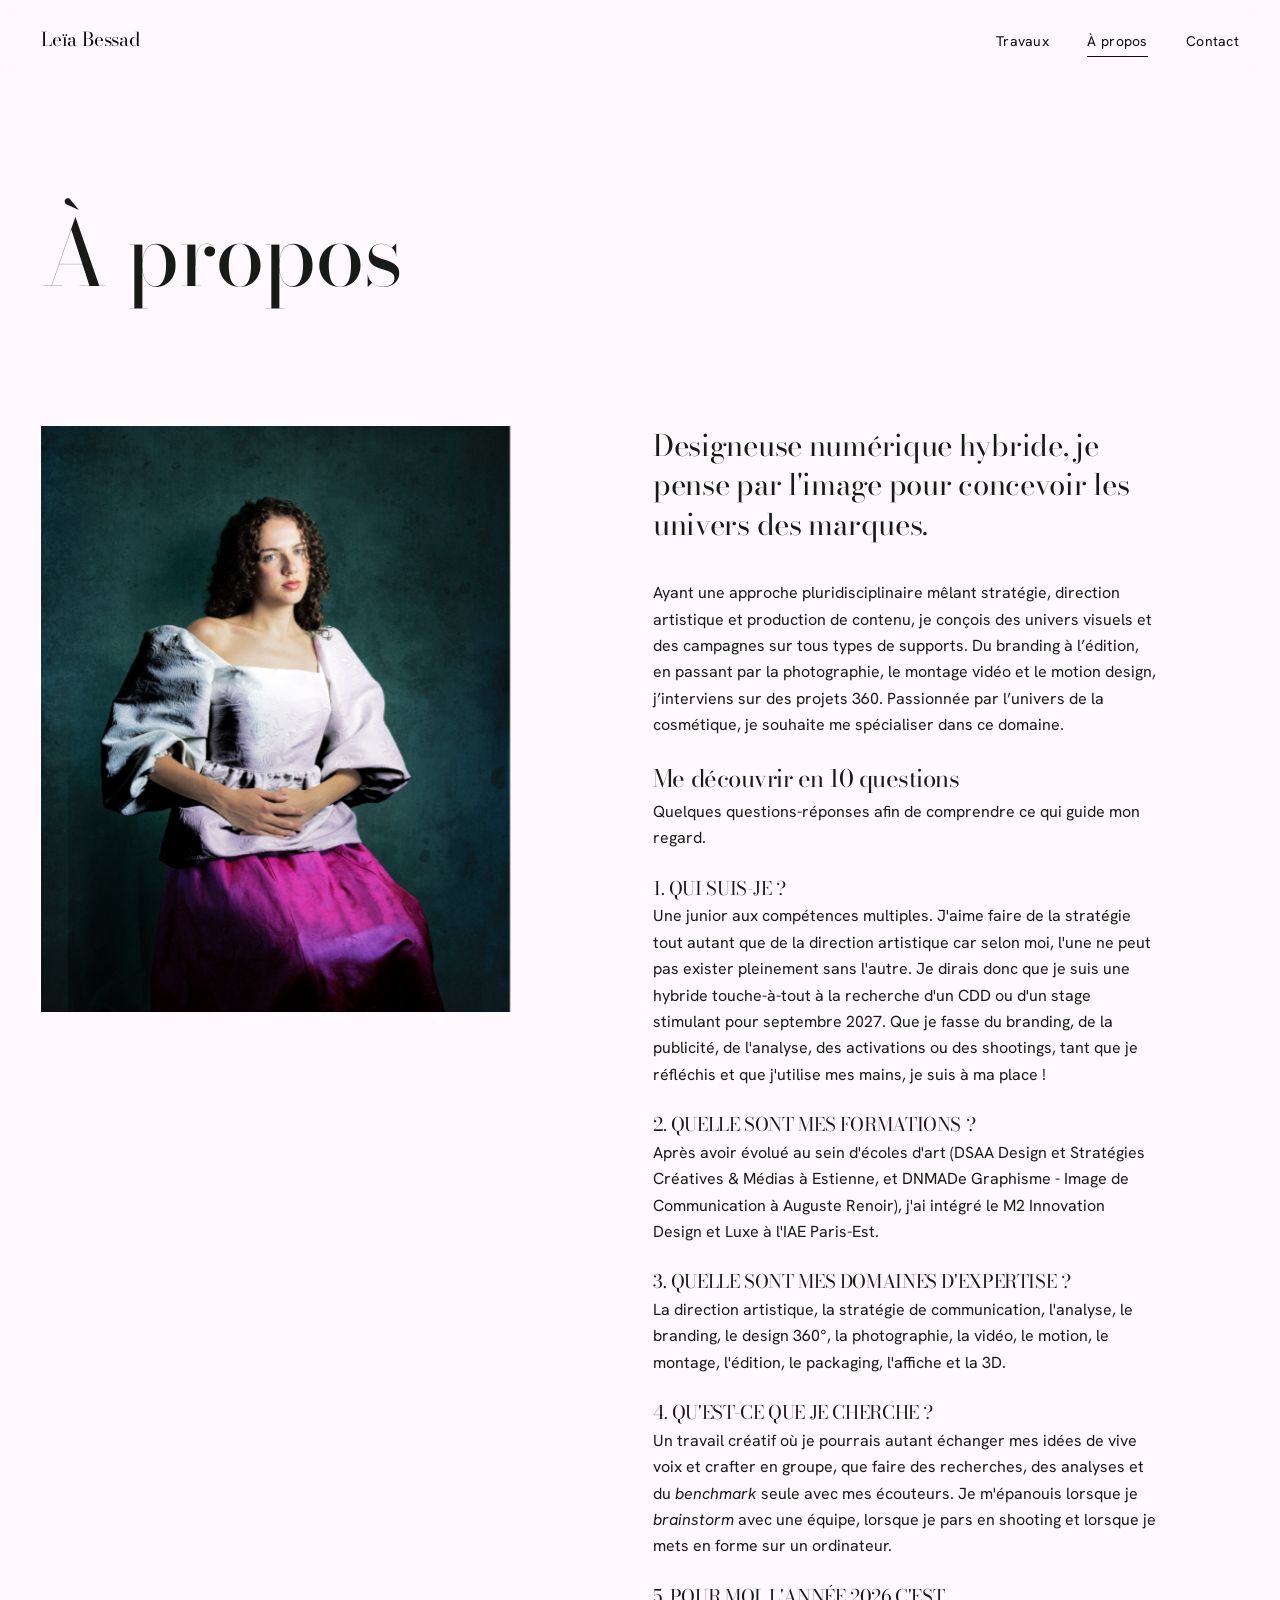
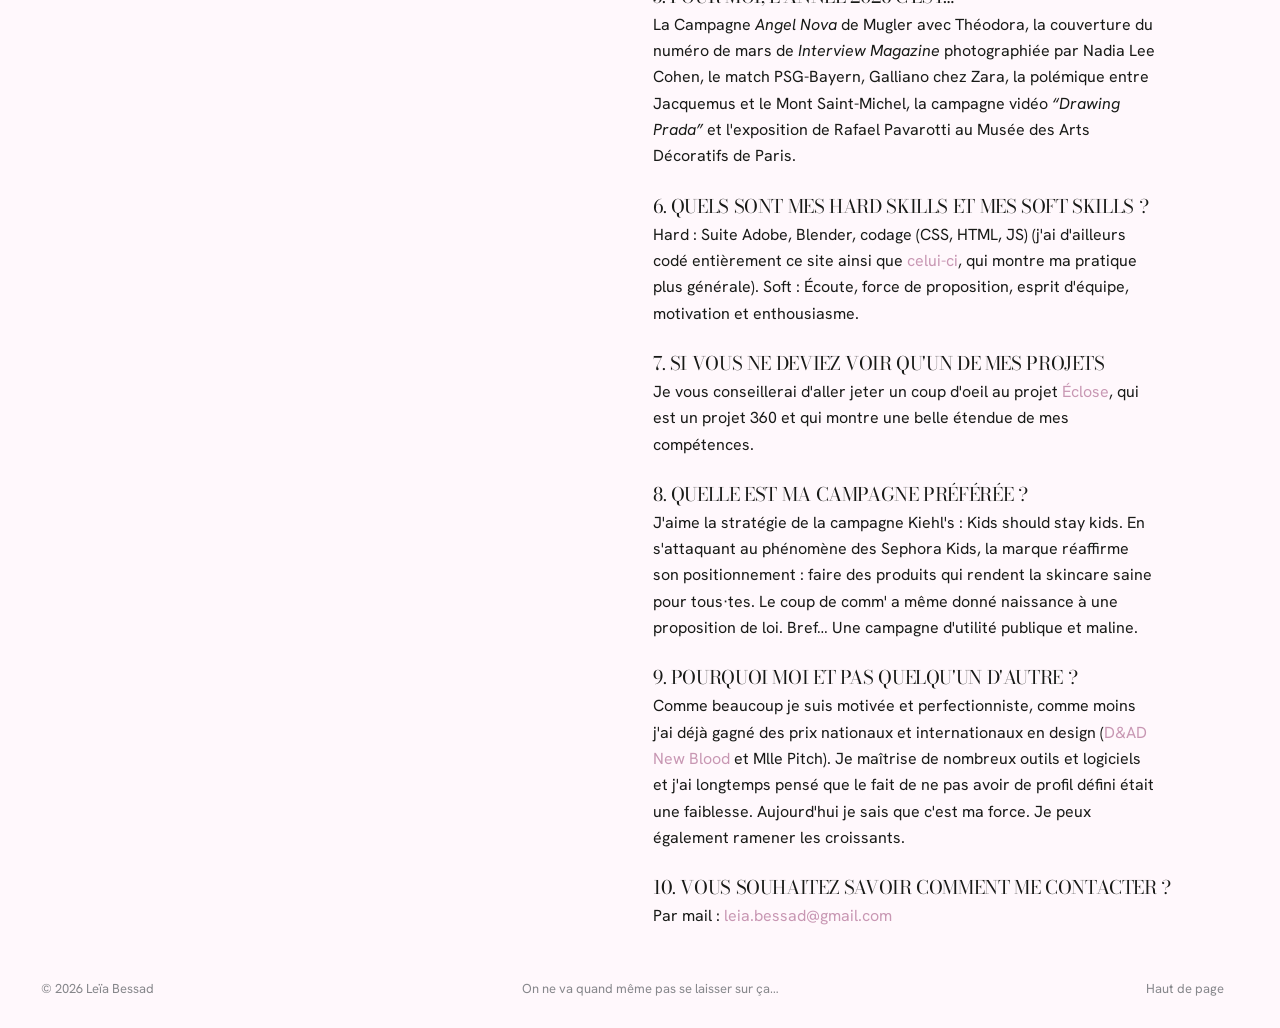
<file: a-propos.html>
<!doctype html><html lang="fr"><head><meta charset="utf-8"><meta name="viewport" content="width=device-width,initial-scale=1">
    <link rel="preconnect" href="https://fonts.googleapis.com"><link rel="preconnect" href="https://fonts.gstatic.com" crossorigin>
<link href="https://fonts.googleapis.com/css2?family=Bodoni+Moda:ital,opsz,wght@0,6..96,400;1,6..96,400&family=Hanken+Grotesk:wght@300;400;500&display=swap" rel="stylesheet"><link rel="stylesheet" href="css/style.css">
<title>À propos de moi</title></head>
<body data-page="about" id="top"><main>
<section class="wrap head"><h1><span class="line"><span>À propos</span></span></h1></section>
<section class="wrap split">
<div class="portrait"><img src="photos/photoapropos.png" alt="Portrait" onerror="this.remove()"></div></div>
<div class="txt reveal-t">
<p>Designeuse numérique hybride, je pense par l'image pour concevoir les univers des marques.</p>
<p>Ayant une approche pluridisciplinaire mêlant stratégie, direction artistique et production de contenu, je conçois des univers visuels et des campagnes sur tous types de supports.
    Du branding à l’édition, en passant par la photographie, le montage vidéo et le motion design, j’interviens sur des projets 360.
    Passionnée par l’univers de la cosmétique, je souhaite me spécialiser dans ce domaine.</p>

    <section data-mode="liste">
        <div class="faq-head reveal-t"><h2>Me découvrir en 10 questions</h2><p>Quelques questions-réponses afin de comprendre ce qui guide mon regard.</p></div>
        <div class="qa reveal-t">
        <h3 class="q">1. QUI SUIS-JE ?</h3>
        <p class="reponse">Une junior aux compétences multiples.
            J'aime faire de la stratégie tout autant que de la direction artistique car selon moi, l'une ne peut pas exister pleinement sans l'autre. Je dirais donc que je suis une hybride 
            touche-à-tout à la recherche d'un CDD ou d'un stage stimulant pour septembre 2027.
            Que je fasse du branding, de la publicité, de l'analyse, des activations ou des shootings, tant que je réfléchis et que j'utilise mes mains, je suis à ma place !</p>
        </div>

        <div class="qa reveal-t">
        <h3 class="q">2. QUELLE SONT MES FORMATIONS ?</h3>
        <p class="reponse">Après avoir évolué au sein d'écoles d'art (DSAA Design et Stratégies Créatives & Médias à Estienne, et DNMADe Graphisme -
            Image de Communication à Auguste Renoir), j'ai intégré le M2 Innovation Design et Luxe à l'IAE Paris-Est.</p>
        </div>

        <div class="qa reveal-t">
            <h3 class="q">3. QUELLE SONT MES DOMAINES D'EXPERTISE ?</h3>
            <p class="reponse">La direction artistique, la stratégie de communication, l'analyse, le branding, le design 360°, 
                la photographie, la vidéo, le motion, le montage, l'édition, le packaging, l'affiche et la 3D.</p>
            </div>



        <div class="qa reveal-t">
            <h3 class="q">4. QU'EST-CE QUE JE CHERCHE ?</h3>
            <p class="reponse">Un travail créatif où je pourrais autant échanger mes idées de vive voix et crafter en groupe, 
                que faire des recherches, des analyses et du <i>benchmark</i> seule avec mes écouteurs. Je m'épanouis lorsque je <i>brainstorm</i> avec une équipe, 
                lorsque je pars en shooting et lorsque je mets en forme sur un ordinateur.</p>
            </div>

         <div class="qa reveal-t">
             <h3 class="q">5. POUR MOI, L'ANNÉE 2026 C'EST…</h3>
             <p class="reponse">La Campagne <i>Angel Nova</i> de Mugler avec Théodora, la couverture du numéro 
                de mars de <i>Interview Magazine</i> photographiée par Nadia Lee Cohen, le match PSG-Bayern, Galliano chez Zara, la polémique entre 
                Jacquemus et le Mont Saint-Michel, la campagne vidéo <i>“Drawing Prada”</i> et l'exposition de Rafael Pavarotti au Musée des Arts Décoratifs de Paris.</p>
             </div>

        <div class="qa reveal-t">
            <h3 class="q">6. QUELS SONT MES HARD SKILLS ET MES SOFT SKILLS ?</h3>
            <p class="reponse">Hard : Suite Adobe, Blender, codage (CSS, HTML, JS) (j'ai d'ailleurs codé entièrement ce site ainsi que 
                 <a href="https://leiabessad.github.io/leiaportfolio.github.io/index.html" target="_blank">celui-ci</a>, qui montre ma pratique plus générale).
                 Soft : Écoute, force de proposition, esprit d'équipe, motivation et enthousiasme.</p>
            </div>

            <div class="qa reveal-t">
                <h3 class="q">7. SI VOUS NE DEVIEZ VOIR QU'UN DE MES PROJETS</h3>
                <p class="reponse">Je vous conseillerai d'aller jeter un coup d'oeil au projet
                     <a href="https://leiabessad.github.io/portfolio.github.io/projet-eclose.html" target="_blank">Éclose</a>, qui est un projet
                      360 et qui montre une belle étendue de mes compétences.</p>
                </div>

            <div class="qa reveal-t">
                 <h3 class="q">8. QUELLE EST MA CAMPAGNE PRÉFÉRÉE ?</h3>
                 <p class="reponse">J'aime la stratégie de la campagne Kiehl's : Kids should stay kids.
                    En s'attaquant au phénomène des Sephora Kids, la marque réaffirme son positionnement : faire des produits qui rendent la skincare saine pour tous·tes.
                    Le coup de comm' a même donné naissance à une proposition de loi. Bref… Une campagne d'utilité publique et maline.</p>
                 </div>

             <div class="qa reveal-t">
                <h3 class="q">9. POURQUOI MOI ET PAS QUELQU'UN D'AUTRE ?</h3>
                   <p class="reponse">Comme beaucoup je suis motivée et perfectionniste, comme moins j'ai déjà gagné des prix nationaux et internationaux en design
                     (<a href="https://www.dandad.org/work/new-blood-archive/aint-your-mayo" target="_blank">D&AD New Blood</a> et Mlle Pitch). Je maîtrise
                    de nombreux outils et logiciels et j'ai longtemps pensé que le fait de ne pas avoir de profil défini était une faiblesse. Aujourd'hui 
                    je sais que c'est ma force. Je peux également ramener les croissants.</p>
                </div>

        <div class="qa reveal-t">
                <h3 class="q">10. VOUS SOUHAITEZ SAVOIR COMMENT ME CONTACTER ?</h3>
                   <p class="reponse">Par mail : <a href="mailto:leia.bessad@gmail.com">leia.bessad@gmail.com</a></p>
                </div>

                


    

        

</div></section>

<!-- ===== ME DÉCOUVRIR EN 10 QUESTIONS =====
 - data-mode="liste"     : toutes les réponses sont visibles tout de suite
 - data-mode="accordeon" : on clique sur une question pour afficher sa réponse
   (change juste ce mot pour comparer les deux)
 - Pour chaque question : modifie le texte entre <h3 class="q"> et </h3>, puis la réponse entre <div class="a"> et </div>.
 - La numérotation 01, 02, 03... est automatique. Pour AJOUTER une question : copie un bloc <div class="qa reveal-t"> ... </div> entier.
   Pour en SUPPRIMER une : supprime le bloc entier.
 - En mode accordéon, ajoute la classe open pour qu'une question soit ouverte dès l'arrivée : <div class="qa reveal-t open"> -->


</section>
</main>
<script src="js/main.js"></script></body></html>
</file>
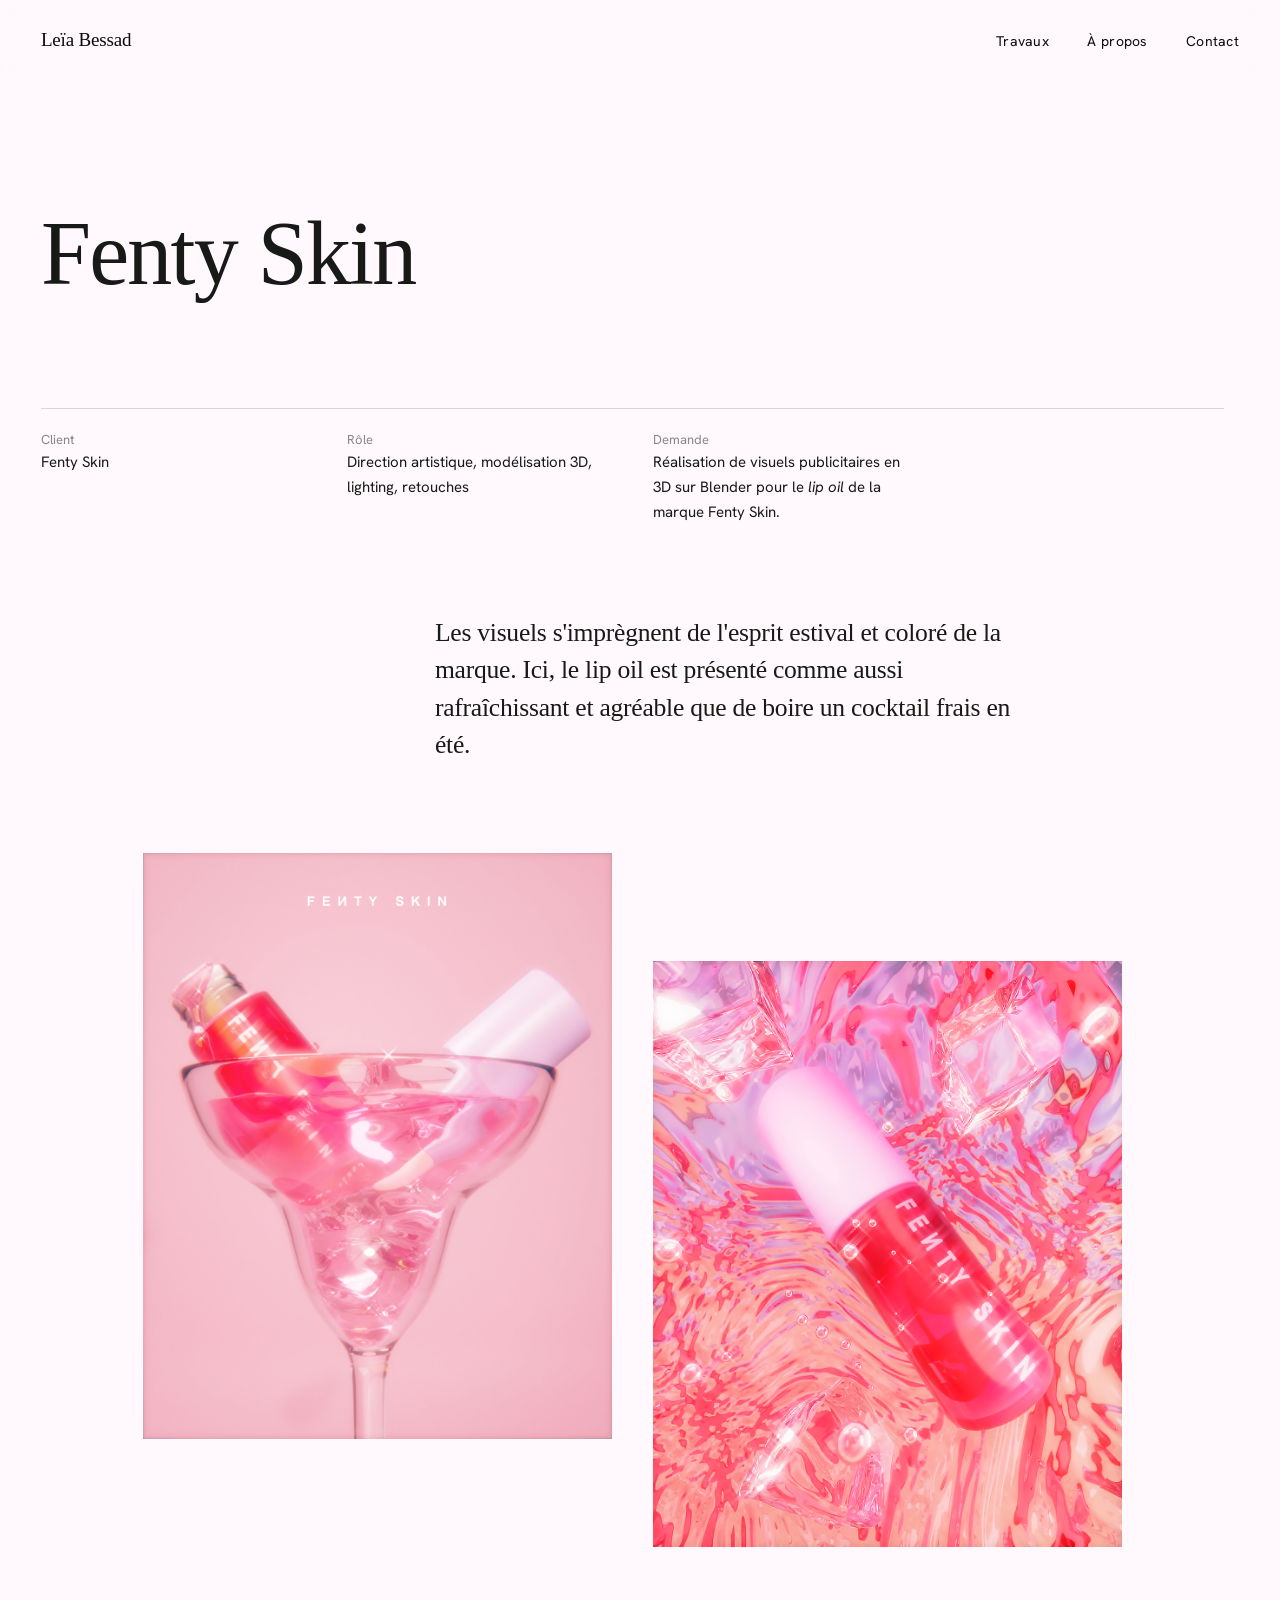
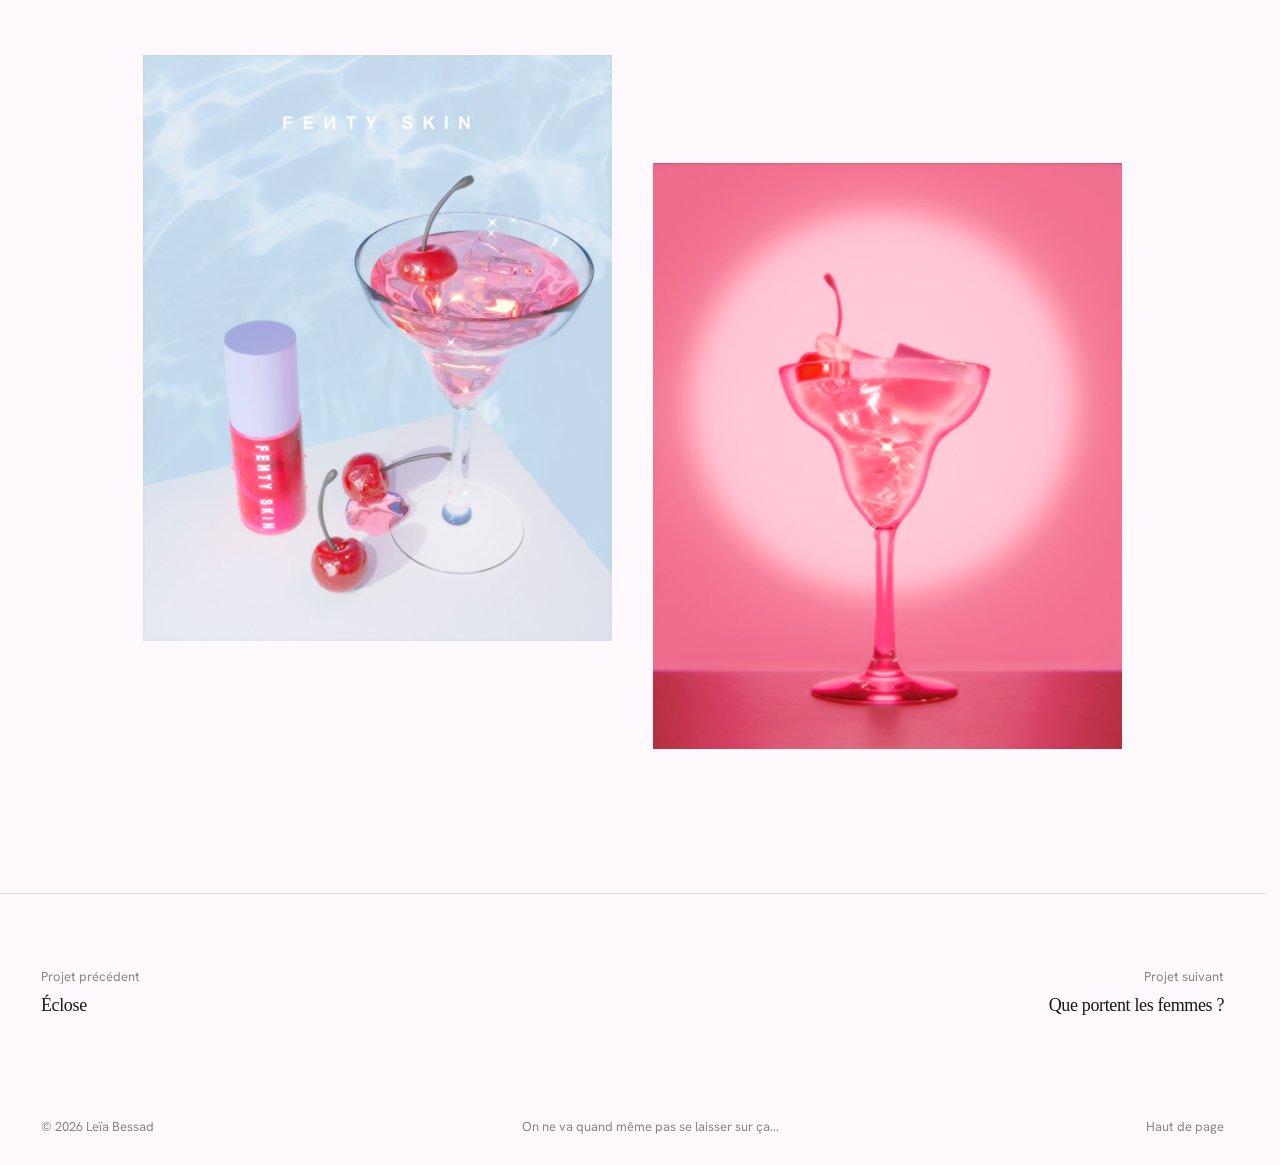
<file: projet-fenty.html>
<!doctype html><html lang="fr"><head><meta charset="utf-8"><meta name="viewport" content="width=device-width,initial-scale=1">
    <link rel="preconnect" href="https://fonts.googleapis.com"><link rel="preconnect" href="https://fonts.gstatic.com" crossorigin>
    <link href="https://fonts.googleapis.com/css2?family=Cormorant:ital,wght@0,300..700;1,300..700&family=Hanken+Grotesk:wght@300;400;500&family=Italiana&family=Libre+Caslon+Display&display=swap" rel="stylesheet">
    <link rel="stylesheet" href="css/style.css"><title>Fenty Skin</title></head>
<body data-page="projet" id="top">
<main>

<section class="wrap head">
<h1><span class="line"><span>Fenty Skin</span></span></h1>

<dl class="facts fade"><div><dt>Client</dt><dd>Fenty Skin</dd></div>
    <div><dt>Rôle</dt><dd>Direction artistique, modélisation 3D, lighting, retouches</dd></div>
    <div><dt>Demande</dt><dd>Réalisation de visuels publicitaires en 3D sur Blender pour le <i>lip oil</i> de la marque Fenty Skin. 
        </dd></div></dl>

<p class="lede reveal-t">Les visuels s'imprègnent de l'esprit estival et coloré de la marque. 
    Ici, le lip oil est présenté comme aussi rafraîchissant et 
    agréable que de boire un cocktail frais en été.</p>
</section>


<section class="wrap gallery" style="--a:#2a2b2e;--b:#55565b">
<div class="g-half"><div class="media reveal"><img src="photos/fenty/liquid0.png" alt="Rendu principal" loading="lazy" onerror="this.remove()"></div></div>
<div class="g-half"><div class="media reveal"><img src="photos/fenty/liquid1.png" alt="Détail de la taille" loading="lazy" onerror="this.remove()"></div></div>
<div class="g-half"><div class="media reveal"><img src="photos/fenty/liquid2.png" alt="Étude de reflets" loading="lazy" onerror="this.remove()"></div></div>
<div class="g-half"><div class="media reveal"><img src="photos/fenty/liquid472.png" alt="Étude de reflets" loading="lazy" onerror="this.remove()"></div></div>

</section>


<nav class="pager">
    <a class="prev" href="projet-eclose.html" data-img="photos/eclose/vignette2.gif" style="--a:#fcdaee;--b:#f2cce3">
      <small>Projet précédent</small>
      <h2 data-scramble>Éclose</h2>
    </a>
    <a class="nxt" href="projet-sacs.html" data-img="photos/bag/femmes.png" style="--a:#d2d2d2;--b:#f2cce3">
      <small>Projet suivant</small>
      <h2 data-scramble>Que portent les femmes ?</h2>
    </a>
  </nav>
</main>
<script src="js/main.js"></script></body></html>
</file>
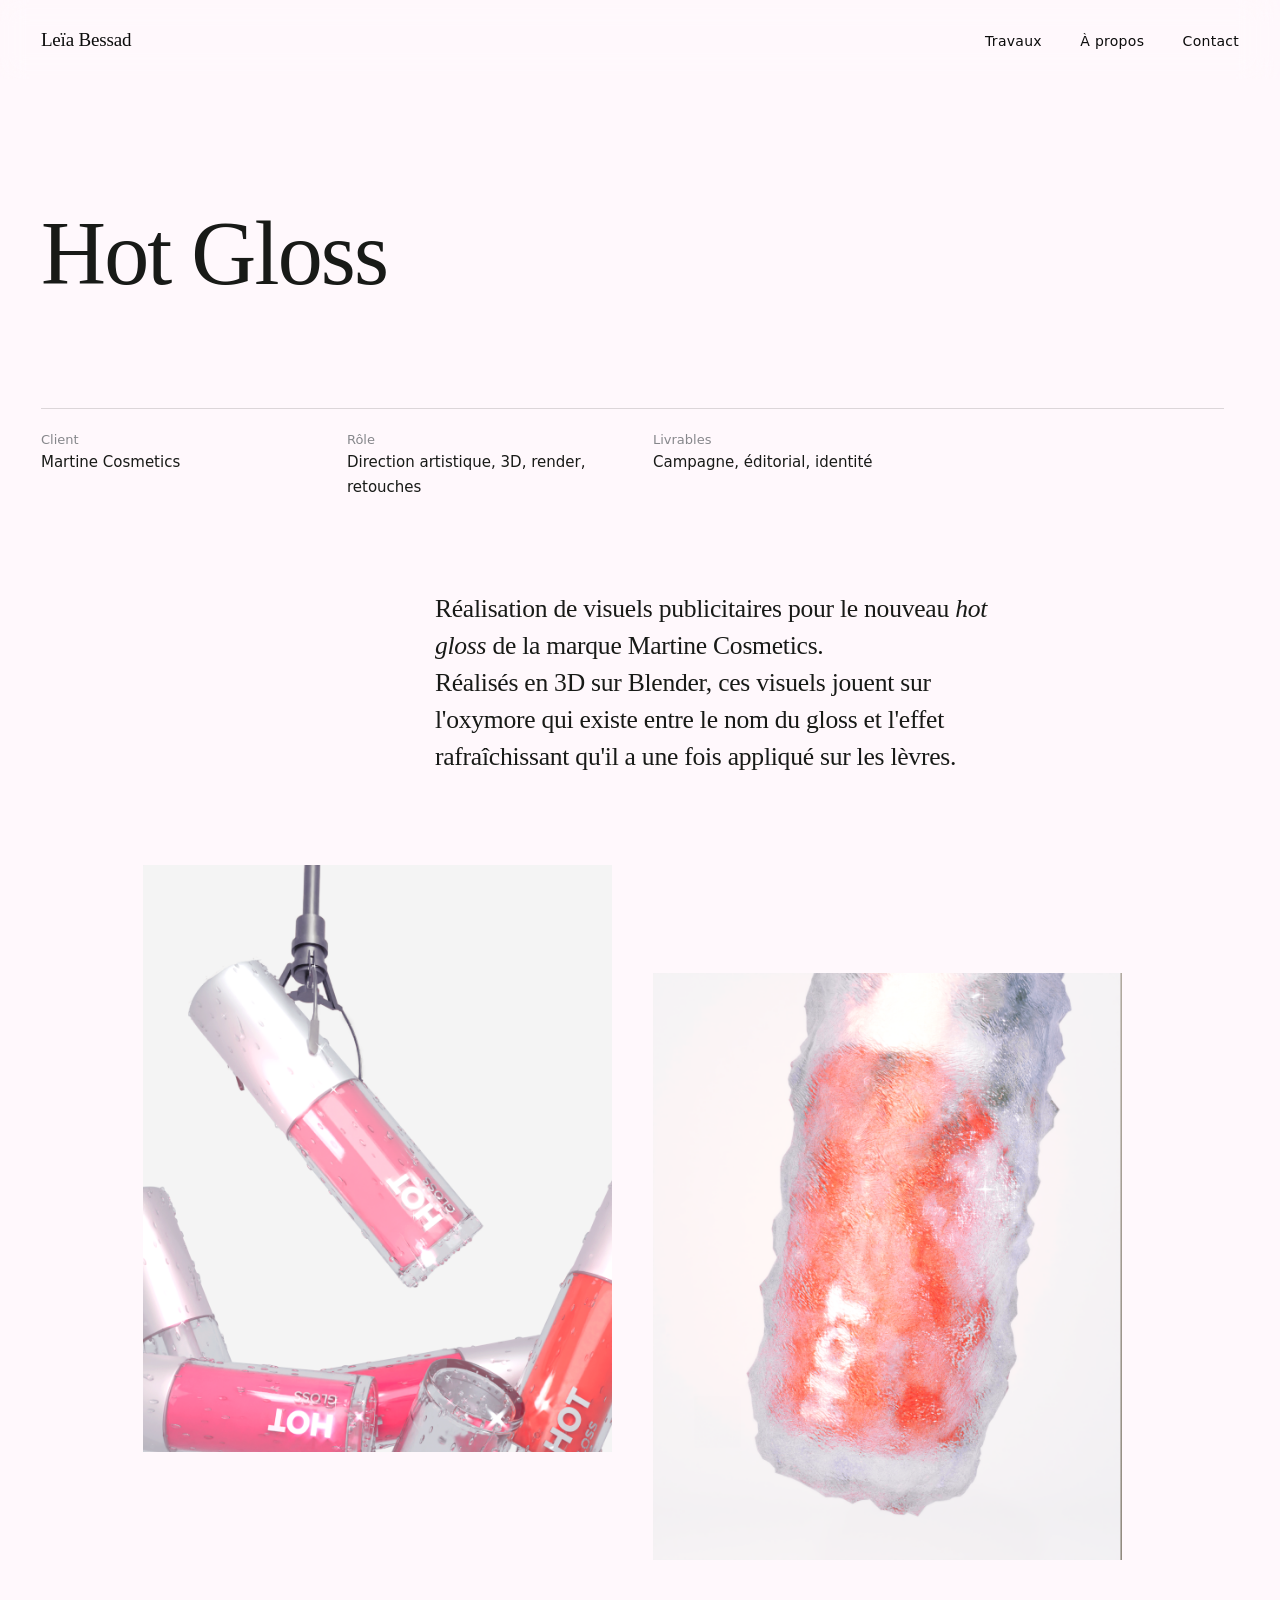
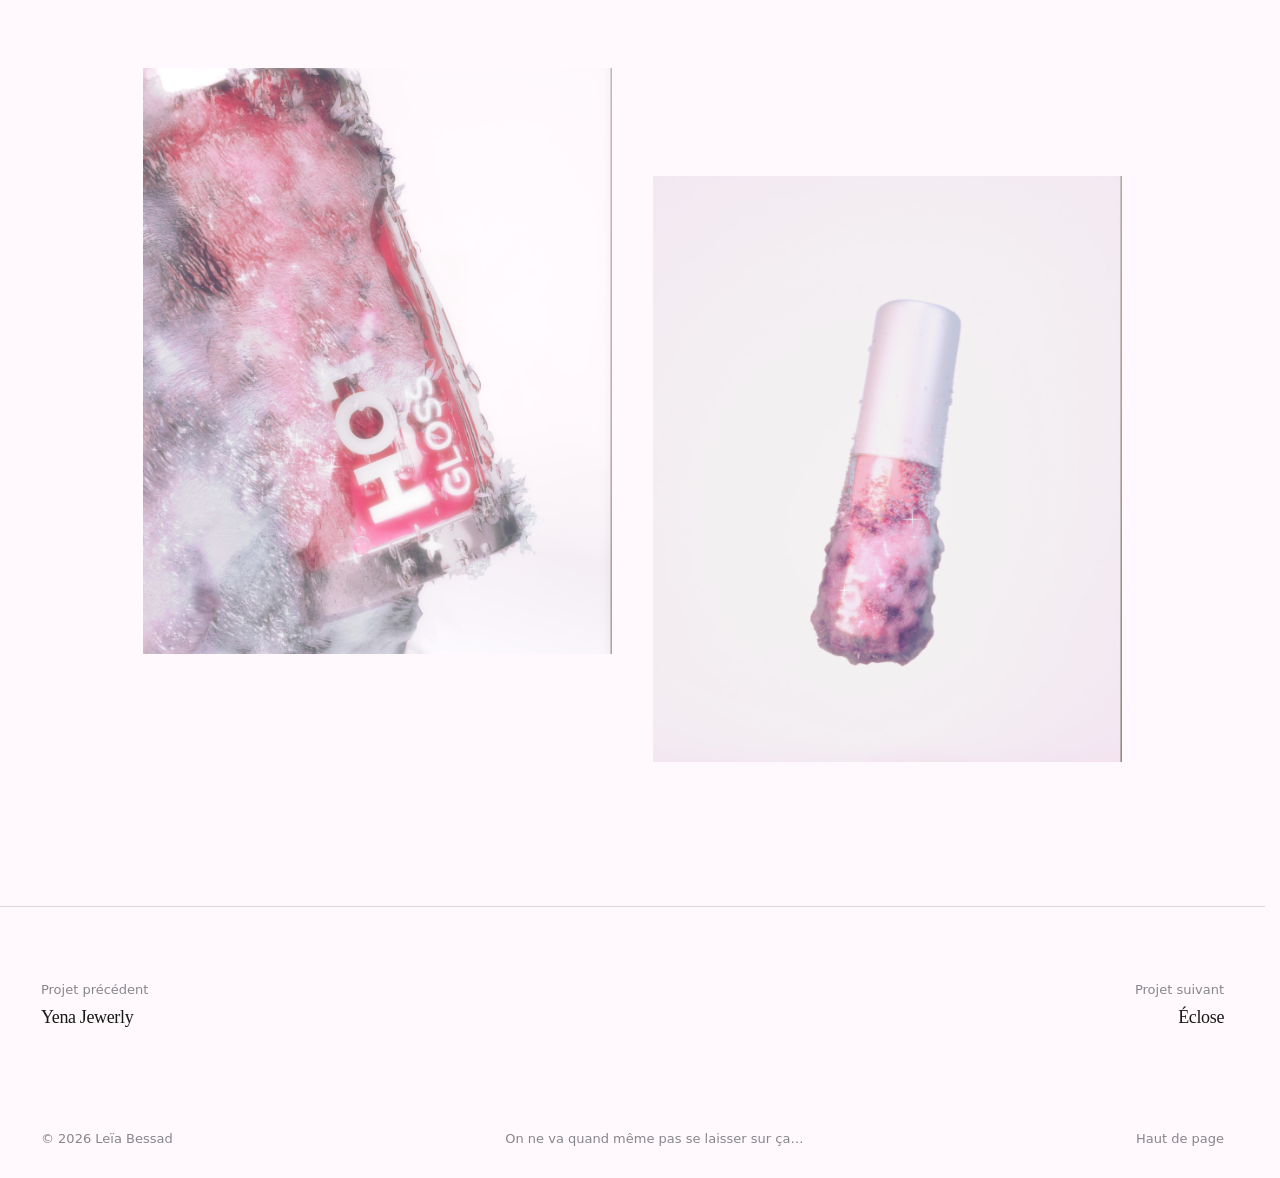
<file: projet-martine.html>
<!doctype html><html lang="fr"><head><meta charset="utf-8"><meta name="viewport" content="width=device-width,initial-scale=1">
  <link rel="preconnect" href="https://fonts.googleapis.com">
  <link href="https://fonts.googleapis.com/css2?family=Cormorant:ital,wght@0,300..700;1,300..700&family=Italiana&family=Libre+Caslon+Display&family=Orbit&display=swap" rel="stylesheet">
  <link rel="stylesheet" href="css/style.css">
    <title>Martine Cosmetics</title></head>
<body data-page="projet" id="top">
<main>

<section class="wrap head">
<h1><span class="line"><span>Hot Gloss</span></span></h1>

<dl class="facts fade"><div><dt>Client</dt><dd>Martine Cosmetics</dd></div>
    <div><dt>Rôle</dt><dd>Direction artistique, 3D, render, retouches</dd></div>
    <div><dt>Livrables</dt><dd>Campagne, éditorial, identité</dd></div></dl>

    <p class="lede reveal-t">Réalisation de visuels publicitaires pour le nouveau <i>hot gloss</i> de la marque Martine Cosmetics. <br>Réalisés en 3D sur Blender, ces visuels jouent sur l'oxymore qui existe entre le nom du gloss et l'effet rafraîchissant qu'il a une fois appliqué sur les lèvres.</p>
    </section>


<section class="wrap gallery" style="--a:#c9c2b8;--b:#8e877c">
<div class="g-half"><div class="media reveal"><img src="photos/martine/hotgloss162.png" alt="Visuel de campagne" loading="lazy" onerror="this.remove()"></div></div>
<div class="g-half"><div class="media reveal"><img src="photos/martine/hotgloss102.png" alt="Détail cuir" loading="lazy" onerror="this.remove()"></div></div>
<div class="g-half"><div class="media reveal"><img src="photos/martine/hotgloss14.png" alt="Détail cuir" loading="lazy" onerror="this.remove()"></div></div>
<div class="g-half"><div class="media reveal"><img src="photos/martine/hotgloss58.png" alt="Détail cuir" loading="lazy" onerror="this.remove()"></div></div>
</section>


<nav class="pager">
    <a class="prev" href="projet-yena.html" data-img="photos/yena/insta1.png" style="--a:#fcdaee;--b:#f2cce3">
      <small>Projet précédent</small>
      <h2 data-scramble>Yena Jewerly</h2>
    </a>
    <a class="nxt" href="projet-eclose.html" data-img="photos/eclose/jsp.png" style="--a:#d2d2d2;--b:#f2cce3">
      <small>Projet suivant</small>
      <h2 data-scramble>Éclose</h2>
    </a>
  </nav>
</main>
<script src="js/main.js"></script></body></html>
</file>
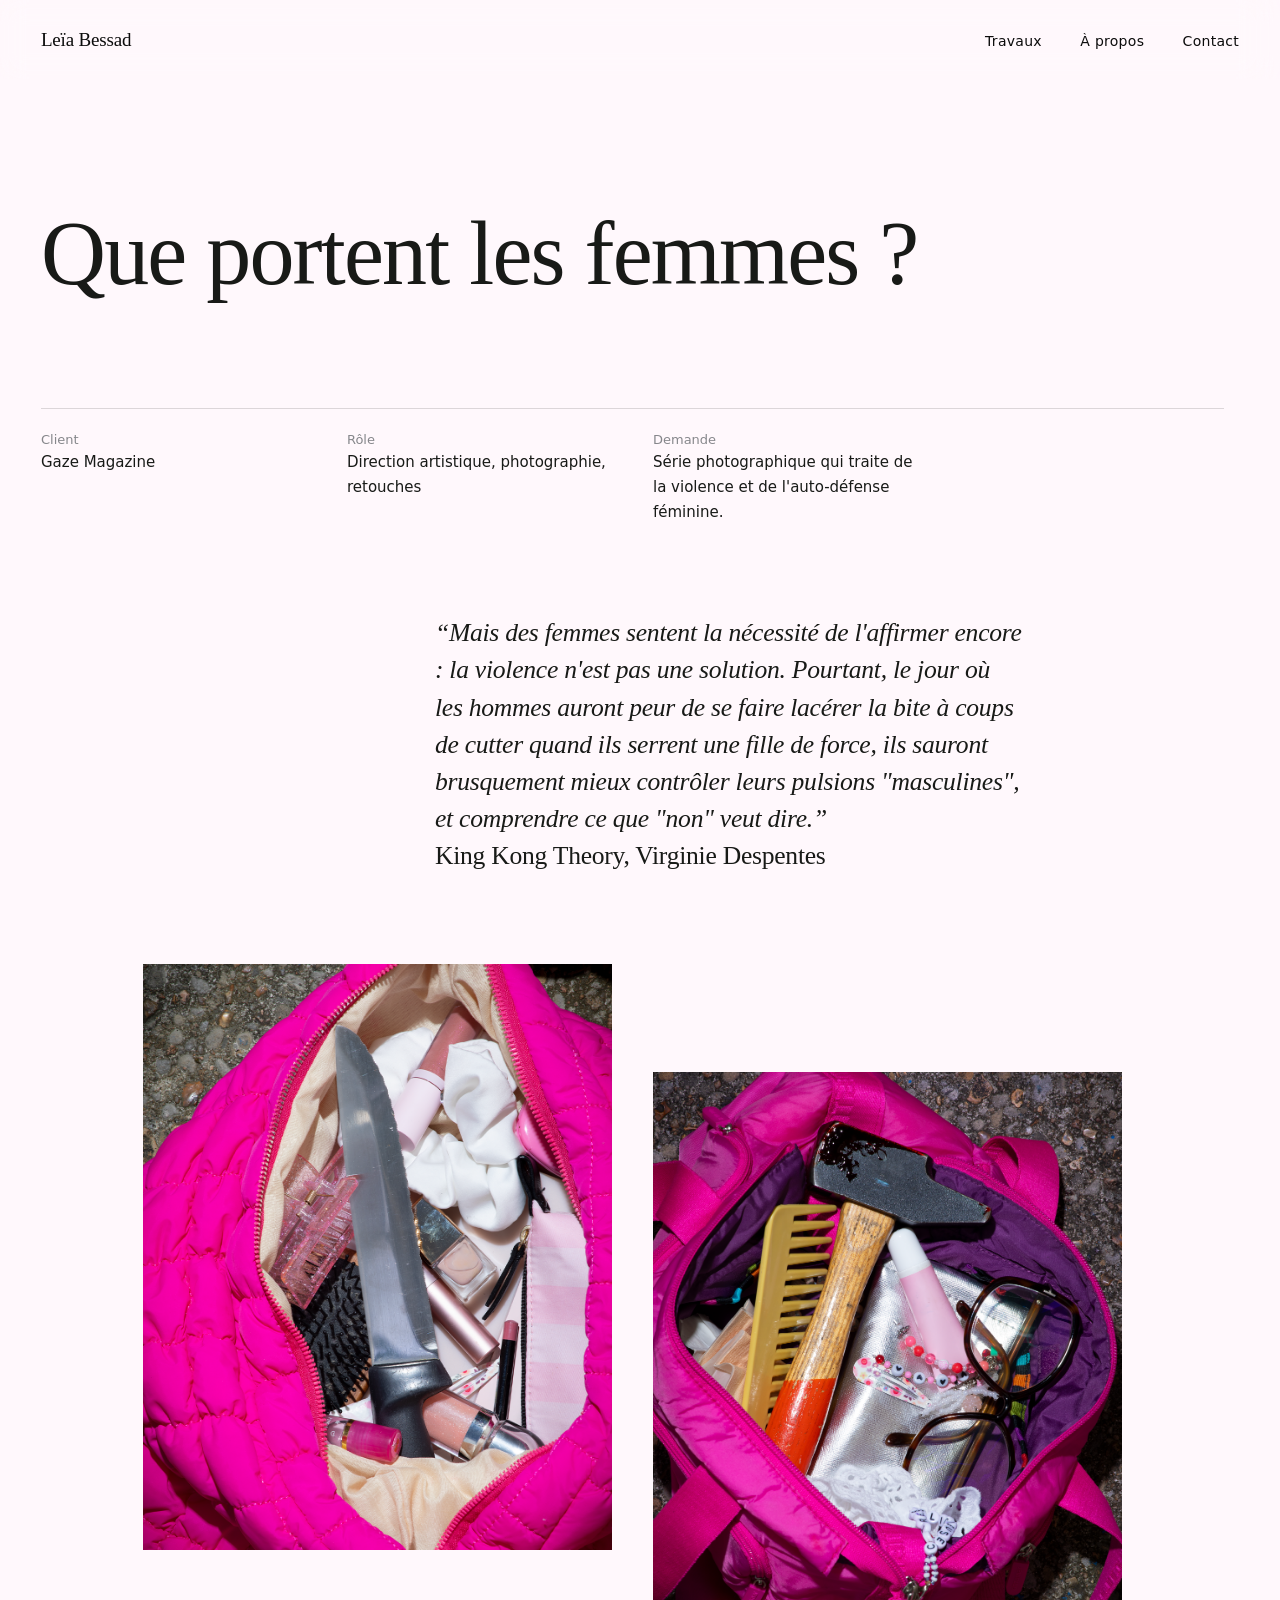
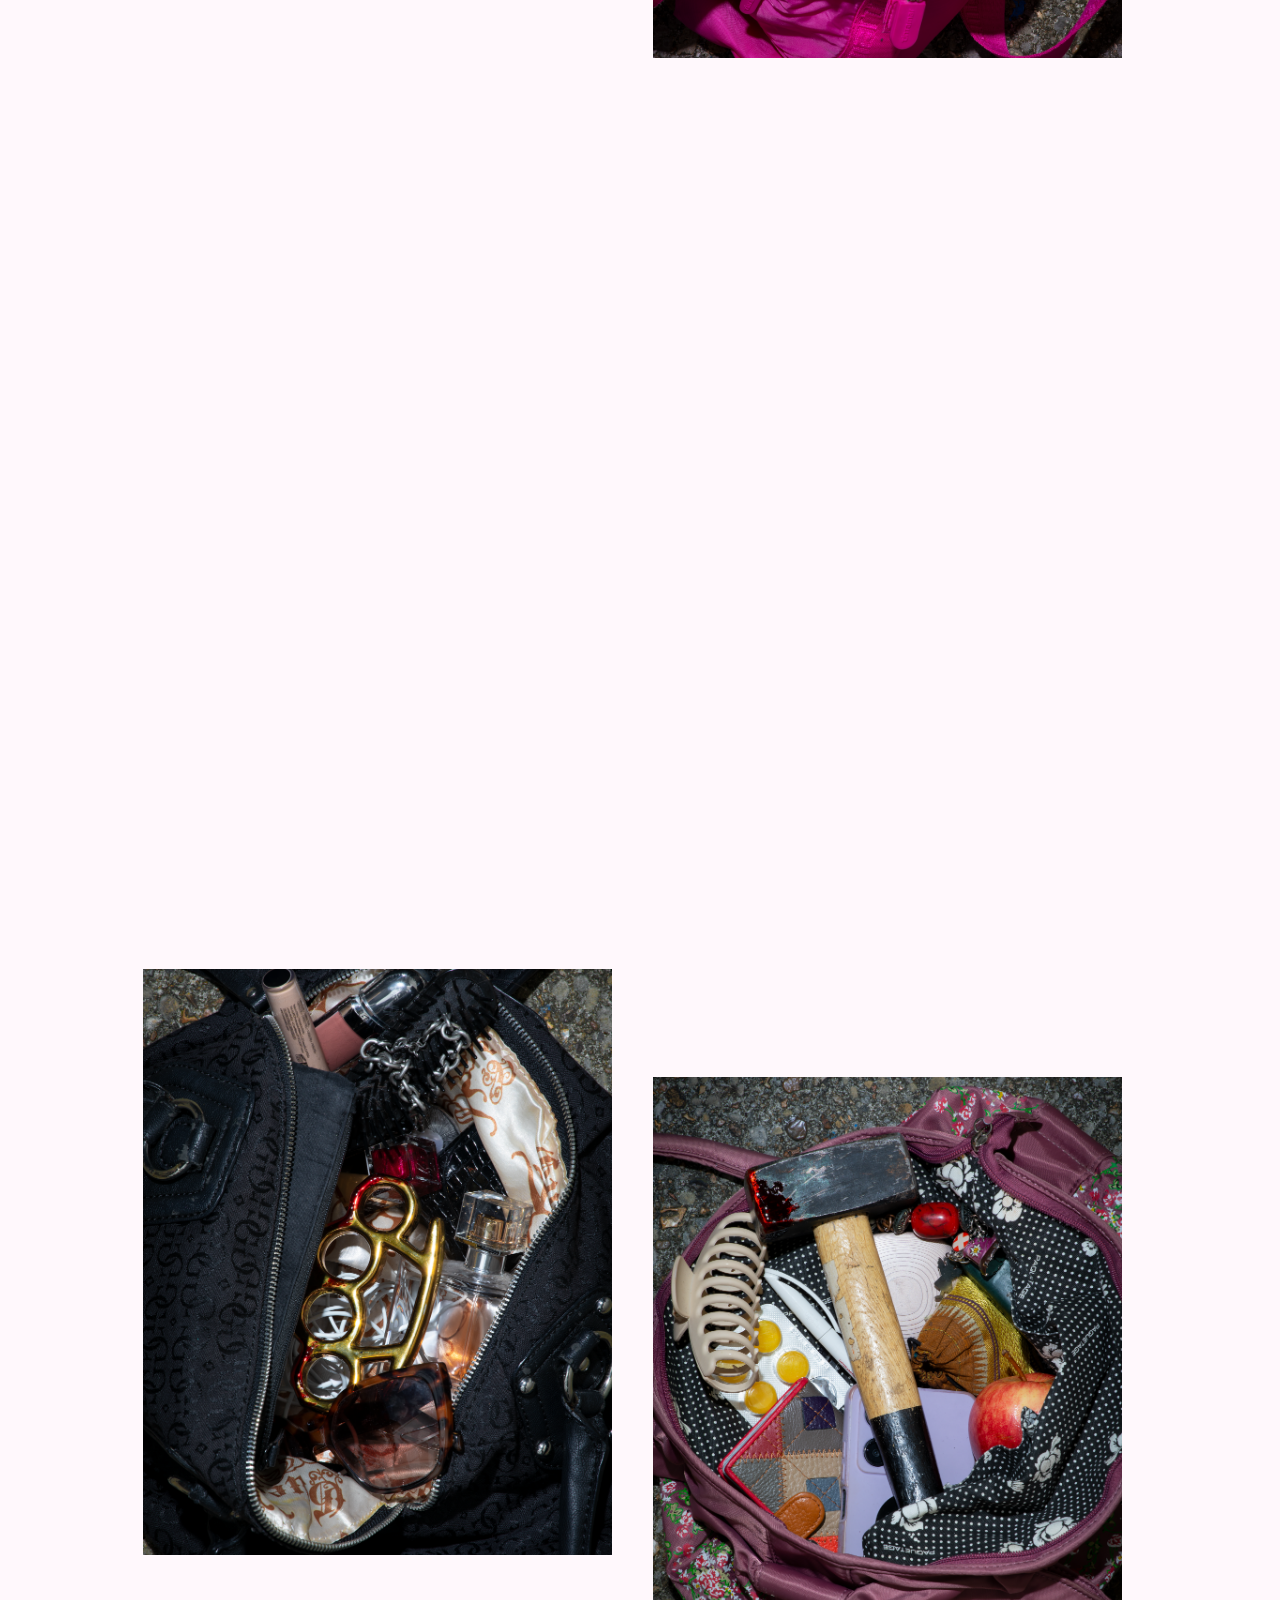
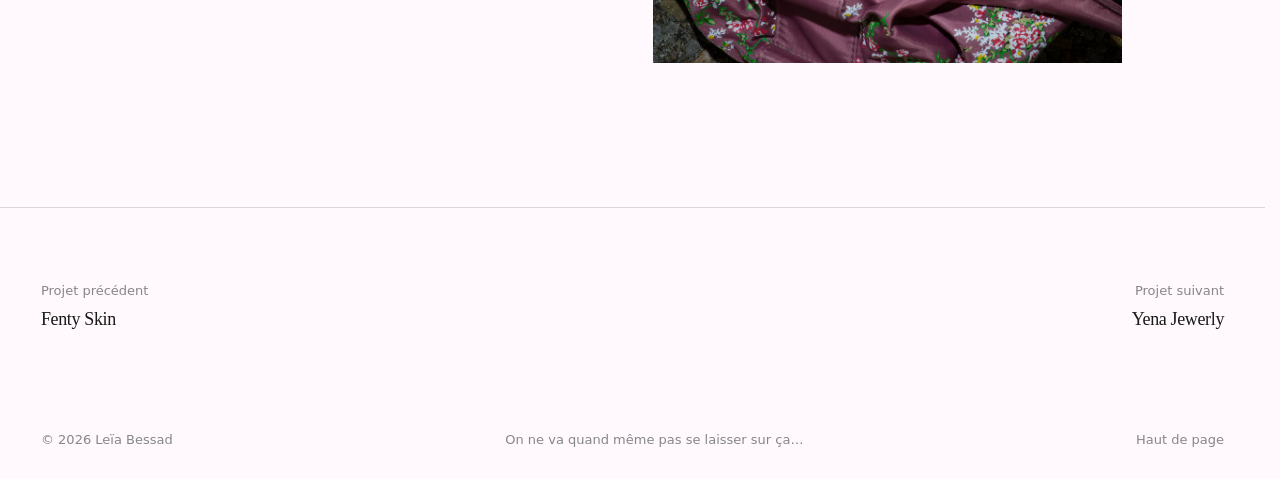
<file: projet-sacs.html>
<!doctype html><html lang="fr"><head><meta charset="utf-8"><meta name="viewport" content="width=device-width,initial-scale=1">
    <link rel="preconnect" href="https://fonts.googleapis.com">
<link rel="preconnect" href="https://fonts.gstatic.com" crossorigin>
<link href="https://fonts.googleapis.com/css2?family=Cormorant:ital,wght@0,300..700;1,300..700&family=Orbit&display=swap" rel="stylesheet">

    <link rel="stylesheet" href="css/style.css"><title>Que portent les femmes ?</title></head>
<body data-page="projet" id="top">
<main>

<section class="wrap head">
<h1><span class="line"><span>Que portent les femmes ?</span></span></h1>

<dl class="facts fade"><div><dt>Client</dt><dd>Gaze Magazine</dd></div>
    <div><dt>Rôle</dt><dd>Direction artistique, photographie, retouches</dd></div>
    <div><dt>Demande</dt><dd>Série photographique qui traite de la violence et de l'auto-défense féminine. 
        </dd></div></dl>

<p class="lede reveal-t"><i>“Mais des femmes sentent la nécessité de l'affirmer encore : la violence n'est pas une solution. 
  Pourtant, le jour où les hommes auront peur de se faire lacérer la bite à coups de cutter quand ils serrent une fille de force, 
  ils sauront brusquement mieux contrôler leurs pulsions "masculines", et comprendre ce que "non" veut dire.”</i><br>
    King Kong Theory, Virginie Despentes</p>
</section>


<section class="wrap gallery" style="--a:#2a2b2e;--b:#55565b">
<div class="g-half"><div class="media reveal"><img src="photos/bag/femmes.png" alt="Rendu principal" loading="lazy" onerror="this.remove()"></div></div>
<div class="g-half"><div class="media reveal"><img src="photos/bag/sac2.png" alt="Détail de la taille" loading="lazy" onerror="this.remove()"></div></div>
<div class="g-half"><div class="media reveal"><img src="photos/bag/sac3.png" alt="Étude de reflets" loading="lazy" onerror="this.remove()"></div></div>
<div class="g-half"><div class="media reveal"><img src="photos/bag/sac4.png" alt="Étude de reflets" loading="lazy" onerror="this.remove()"></div></div>
<div class="g-half"><div class="media reveal"><img src="photos/bag/sac6.png" alt="Étude de reflets" loading="lazy" onerror="this.remove()"></div></div>
<div class="g-half"><div class="media reveal"><img src="photos/bag/sac7.png" alt="Étude de reflets" loading="lazy" onerror="this.remove()"></div></div>


</section>


<nav class="pager">
    <a class="prev" href="projet-fenty.html" data-img="photos/fenty/liquid1.png" style="--a:#fcdaee;--b:#f2cce3">
      <small>Projet précédent</small>
      <h2 data-scramble>Fenty Skin</h2>
    </a>
    <a class="nxt" href="projet-yena.html" data-img="photos/yena/insta1.png" style="--a:#d2d2d2;--b:#f2cce3">
      <small>Projet suivant</small>
      <h2 data-scramble>Yena Jewerly</h2>
    </a>
  </nav>
</main>
<script src="js/main.js"></script></body></html>
</file>
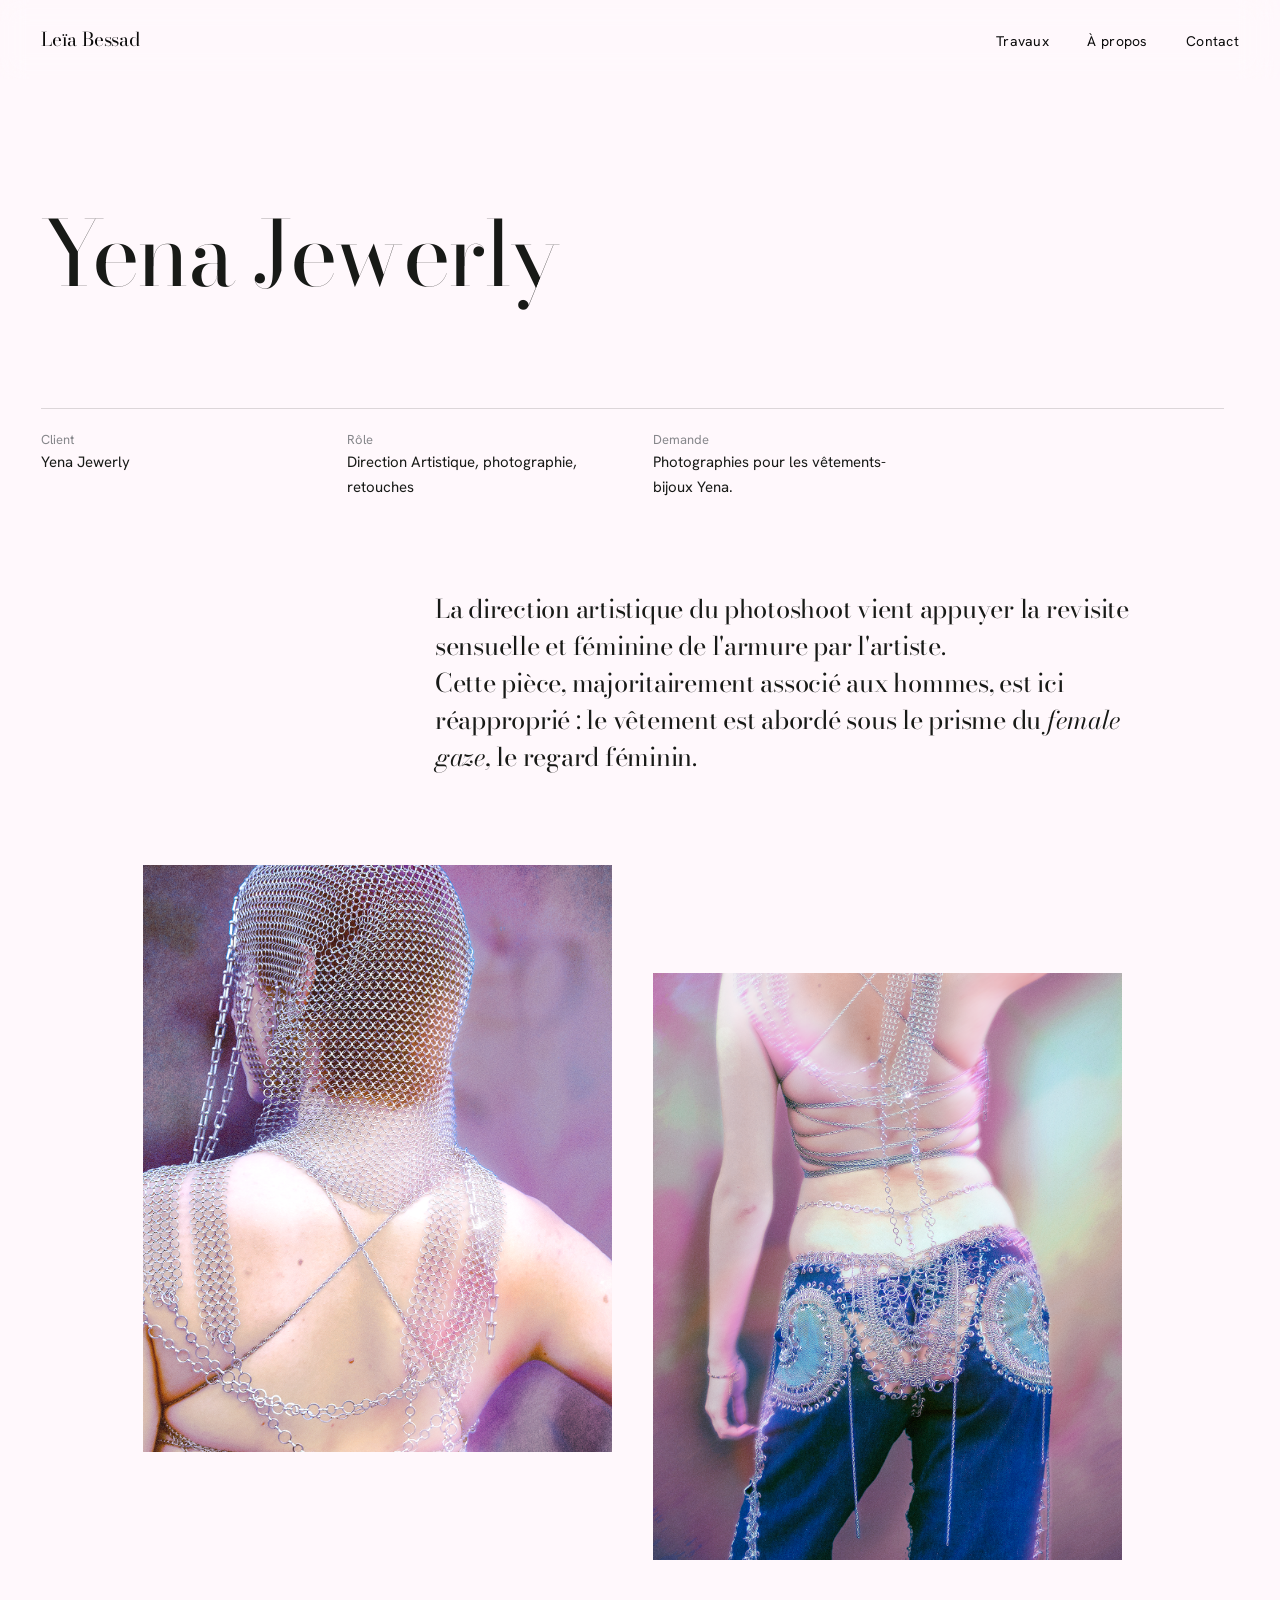
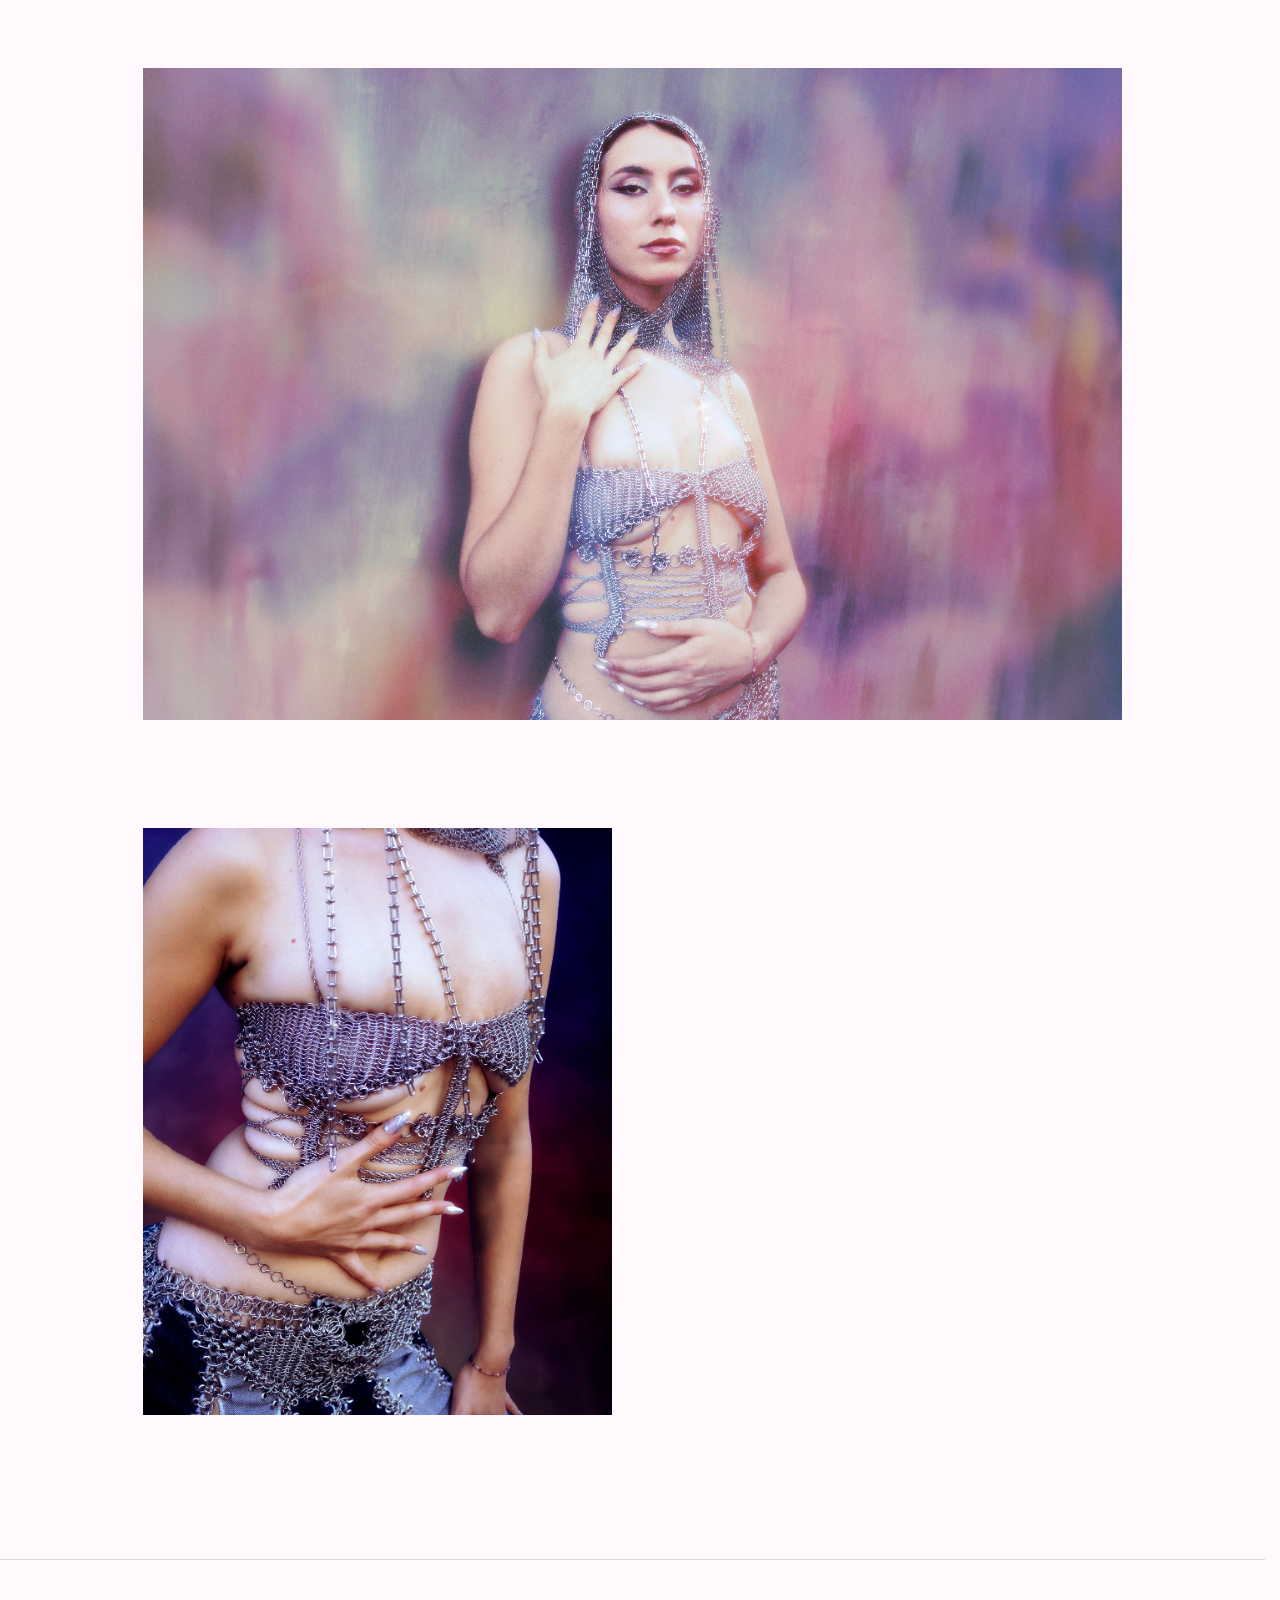
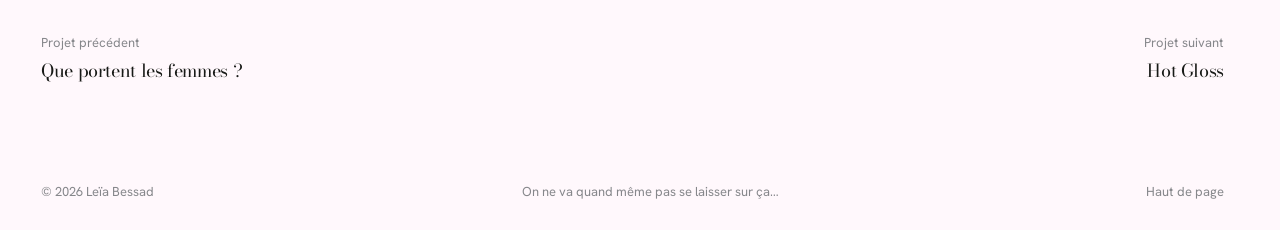
<file: projet-yena.html>
<!doctype html><html lang="fr"><head><meta charset="utf-8"><meta name="viewport" content="width=device-width,initial-scale=1">
    <link rel="preconnect" href="https://fonts.googleapis.com"><link rel="preconnect" href="https://fonts.gstatic.com" crossorigin>
    <link href="https://fonts.googleapis.com/css2?family=Bodoni+Moda:ital,opsz,wght@0,6..96,400;1,6..96,400&family=Hanken+Grotesk:wght@300;400;500&display=swap" rel="stylesheet">
    <link rel="stylesheet" href="css/style.css"><title>Yena Jewerly</title></head>
<body data-page="projet" id="top">
<main>

<section class="wrap head">
<h1><span class="line"><span>Yena Jewerly</span></span></h1>

<dl class="facts fade"><div><dt>Client</dt><dd>Yena Jewerly</dd></div>
    <div><dt>Rôle</dt><dd>Direction Artistique, photographie, retouches</dd></div>
    <div><dt>Demande</dt><dd>Photographies pour les vêtements-bijoux Yena.
        </dd></div></dl>

<p class="lede reveal-t">La direction artistique du photoshoot vient appuyer 
  la revisite sensuelle et féminine de l'armure par l'artiste. 
  <br>Cette pièce, majoritairement associé aux hommes, est ici réapproprié : le vêtement est abordé sous le prisme du <i> female gaze,</i> le regard féminin.
</p>
</section>


<section class="wrap gallery">
<div class="g-half"><div class="media reveal"><img src="photos/yena/insta6.png" alt="Rendu principal" loading="lazy" onerror="this.remove()"></div></div>
<div class="g-half"><div class="media reveal"><img src="photos/yena/insta7.png" alt="Détail de la taille" loading="lazy" onerror="this.remove()"></div></div>
<div class="g-wide"><div class="media reveal"><img src="photos/yena/insta1.png" alt="Détail de la taille" loading="lazy" onerror="this.remove()"></div></div>
<div class="g-left"><div class="media reveal"><img src="photos/yena/yena1.png" alt="Détail de la taille" loading="lazy" onerror="this.remove()"></div></div>




</section>


<nav class="pager">
    <a class="prev" href="projet-sacs.html" data-img="photos/bag/femmes.png" style="--a:#fcdaee;--b:#f2cce3">
      <small>Projet précédent</small>
      <h2 data-scramble>Que portent les femmes ?</h2>
    </a>
    <a class="nxt" href="projet-martine.html" data-img="photos/martine/hotgloss14.png" style="--a:#d2d2d2;--b:#f2cce3">
      <small>Projet suivant</small>
      <h2 data-scramble>Hot Gloss</h2>
    </a>
  </nav>
</main>
<script src="js/main.js"></script></body></html>
</file>
<file: css/style.css>
:root{--bg:#fff8fc;--ink:#181a17;--mute:#86878b;--gold:#c897b3b6;--line:rgba(23,24,26,.15);--ease:cubic-bezier(.76,0,.24,1);--out:cubic-bezier(.16,1,.3,1);--pad:clamp(20px,3.2vw,52px);--serif:'Bodoni Moda','Didot',serif;--sans:'Hanken Grotesk',system-ui,sans-serif}
*{box-sizing:border-box;margin:0;padding:0}
html{-webkit-text-size-adjust:100%}
body{background:var(--bg);color:var(--ink);font:400 16px/1.65 var(--sans);-webkit-font-smoothing:antialiased;overflow-x:hidden}
a{color:inherit;text-decoration:none}img{display:block;width:100%;height:100%;object-fit:cover}
::selection{background:var(--gold);color:#fff}
:focus-visible{outline:1px solid var(--gold);outline-offset:6px}
@media(pointer:fine){html,a,button{cursor:none}}

/* header */
/* header */
.top {
    position: fixed;
    inset: 0 0 auto;
    z-index: 50;
    display: flex;
    justify-content: space-between;
    align-items: baseline;
    padding: 24px var(--pad);

    color: #0c0c0c;

    /* Fond transparent + effet verre dépoli */
    background: rgba(255, 255, 255, 0.03);
    backdrop-filter: blur(12px);
    -webkit-backdrop-filter: blur(12px);

    /* Suppression du mode de fusion */
    mix-blend-mode: normal;

    pointer-events: none;
    transition: transform .8s var(--out), padding .7s var(--out);
}
.top.scrolled{padding-top:14px;padding-bottom:14px}
.top.hide{transform:translateY(-110%)}
.top::before,.top .bar{position:absolute;left:var(--pad);bottom:0;height:1px;width:calc(100% - 2*var(--pad));background:currentColor}
.top::before{content:"";opacity:0;transition:opacity .6s}
.top.scrolled::before{opacity:.22}
.top .bar{transform:scaleX(var(--p,0));transform-origin:left;opacity:0;transition:opacity .6s}
.top.scrolled .bar{opacity:.9}
.top a{pointer-events:auto;font-size:14px;letter-spacing:.02em;position:relative;display:inline-block}
.top .logo{display:inline-flex;align-items:baseline;font-family:var(--serif);font-size:19px;letter-spacing:-.01em}
.top .logo em{display:inline-flex;align-items:center;margin-left:18px;font:400 12px var(--sans);letter-spacing:.04em;opacity:.6;transition:opacity .5s}
.top .logo em::before{content:"";width:22px;height:1px;margin-right:12px;background:currentColor;transition:width .8s var(--out)}
.top .logo:hover em{opacity:1}.top .logo:hover em::before{width:46px}
.top nav{display:flex;gap:clamp(20px,3vw,44px)}
.top nav a::after{content:"";position:absolute;left:0;right:0;bottom:-4px;height:1px;background:currentColor;transform:scaleX(0);transform-origin:right;transition:transform .6s var(--out)}
.top nav a:hover::after,.top nav a.on::after{transform:scaleX(1);transform-origin:left;}
@media(max-width:820px){.top .logo em{display:none}}

/* cursor + curtain */
.cursor{position:fixed;left:0;top:0;z-index:90;pointer-events:none;opacity:0;transition:opacity .4s}
.cursor.vis{opacity:1}
.cursor span{position:absolute;left:0;top:0;width:8px;height:8px;margin:-4px 0 0 -4px;border-radius:50%;background:#fff;mix-blend-mode:normal;display:grid;place-items:center;font-size:12px;color:var(--ink);transition:width .5s var(--out),height .5s var(--out),margin .5s var(--out),background .3s}
.cursor{mix-blend-mode:difference}
.cursor.link span{width:34px;height:34px;margin:-17px 0 0 -17px;background:transparent;box-shadow:inset 0 0 0 1px #fff}
.cursor.big span{width:96px;height:96px;margin:-48px 0 0 -48px;background:var(--bg);font-size:0}
.cursor.big{mix-blend-mode:normal}
.cursor.big span::after{content:attr(data-l);font-size:13px;color:var(--ink)}
@media(pointer:coarse){.cursor{display:none}}
.curtain{position:fixed;inset:0;z-index:100;background:#efd6e0;transform:translateY(100%);pointer-events:none;animation:cIn 1s var(--ease) .05s forwards}
.leave .curtain{animation:cOut .65s var(--ease) forwards;pointer-events:all}
@keyframes cIn{from{transform:translateY(0)}to{transform:translateY(-100%)}}
@keyframes cOut{from{transform:translateY(100%)}to{transform:translateY(0)}}


.reponse a{color: #c897b3;}


/* type */
.serif,h1,h2,h3{font-family:var(--serif);font-weight:400;letter-spacing:-.02em}
.line{display:block;overflow:hidden;padding-bottom:.08em}
.line>span{display:block;transform:translateY(108%);animation:up 1.3s var(--out) forwards;animation-delay:calc(var(--i,0)*.12s + .75s)}
@keyframes up{to{transform:none}}
.mute{color:var(--mute)}
.small{font-size:14px}

/* hero */
.hero{min-height:100svh;padding:0 var(--pad) clamp(28px,5vh,56px);display:flex;flex-direction:column;justify-content:flex-end}
.hero h1{font-size:clamp(46px,9.4vw,160px);line-height:.96}
.hero .foot{display:flex;justify-content:space-between;align-items:flex-end;gap:32px;margin-top:clamp(28px,6vh,64px);padding-top:20px;border-top:1px solid var(--line)}
.hero .foot p{max-width:34ch;font-size:15px;color:var(--mute)}
.hero .foot a{font-size:14px;position:relative;padding-bottom:3px;display:inline-block}
.fade{opacity:0;animation:fade 1.4s var(--out) 1.6s forwards}
@keyframes fade{to{opacity:1}}

/* work grid */
.work{padding:clamp(80px,14vh,160px) var(--pad) 0;display:grid;grid-template-columns:repeat(12,1fr);column-gap:var(--pad);row-gap:clamp(56px,10vh,120px)}
.card{display:block}
.card:nth-child(4n+1){grid-column:1/8}.card:nth-child(4n+1) .media{aspect-ratio:3/2}
.card:nth-child(4n+2){grid-column:9/13;margin-top:22vh}.card:nth-child(4n+2) .media{aspect-ratio:3/4}
.card:nth-child(4n+3){grid-column:2/7}.card:nth-child(4n+3) .media{aspect-ratio:3/4}
.card:nth-child(4n+4){grid-column:7/13;margin-top:10px}.card:nth-child(4n+4) .media{aspect-ratio:16/11}
.card:nth-child(5){grid-column:8/13;margin-top:10px}.card:nth-child(5) .media{aspect-ratio:3/4}

.card .meta{display:flex;justify-content:space-between;align-items:baseline;gap:16px;margin-top:18px;position:relative;padding-bottom:14px}
.card .meta::after{content:"";position:absolute;left:0;right:0;bottom:0;height:1px;background:var(--line)}
.card .meta::before{content:"";position:absolute;left:0;right:0;bottom:0;height:1px;background:var(--gold);transform:scaleX(0);transform-origin:left;transition:transform .9s var(--out);z-index:1}
.card:hover .meta::before{transform:scaleX(1)}
.card h3{font-size: 24px;;line-height:1.15}
.card .meta span{font-size:13px;color:#c897b3;white-space:nowrap;font-style: italic;}



.media{position:relative;overflow:hidden;background:linear-gradient(135deg,var(--a,#d8d6d2),var(--b,#bdbab4))}
.js .media{clip-path:inset(0 0 100% 0);transition:clip-path 1.3s var(--out)}
.js .media.in{clip-path:inset(0)}
.media img{position:absolute;inset:0;transform:scale(1.22);transition:transform 1.8s var(--out)}
.media.in img{transform:none}
.card:hover .media.in img{transform:scale(1.045);transition-duration:1.2s}

/* page */
main{padding-top:clamp(120px,20vh,200px)}
.wrap{padding:0 var(--pad)}
.head h1{font-size:90px;}
.facts{display:grid;grid-template-columns:repeat(4,1fr);gap:var(--pad);margin-top:clamp(40px,8vh,88px);padding-top:20px;border-top:1px solid var(--line)}
.facts dt{font-size:13px;color:var(--mute)}.facts dd{font-size:15px}
.lede{max-width:46ch;margin:clamp(48px,10vh,110px) 0 clamp(56px,10vh,120px) 33.3%;font-family:var(--serif);font-size:clamp(20px,2vw,28px);line-height:1.45;letter-spacing:-.01em}
.gallery{display:grid;grid-template-columns:repeat(12,1fr);gap:var(--pad)}
.g-full{grid-column:1/-1}.g-wide{grid-column:2/12}.g-half{grid-column:span 6}
.next{display:block;margin-top:clamp(90px,16vh,200px);padding:clamp(60px,12vh,140px) var(--pad);border-top:1px solid var(--line)}
.next small{font-size:13px;color:var(--mute)}
.next h2{font-size:18px;line-height:1;margin-top:10px;transition:transform 1s var(--out)}
.next:hover h2{transform:translateX(1.2vw)}

/* about / contact */
.split{display:grid;grid-template-columns:repeat(12,1fr);gap:var(--pad);margin-top:clamp(56px,10vh,120px)}
.split .portrait{grid-column:1/6;aspect-ratio:4/5;position:sticky;top:90px;align-self:start}
.split .txt{grid-column:7/13}
.txt p{margin-bottom:1.3em;max-width:56ch}
.txt p:first-child{font-family:var(--serif);font-size:clamp(22px,2.3vw,34px);line-height:1.35;letter-spacing:-.01em;max-width:28ch;margin-bottom:1.2em}
.list{margin-top:clamp(40px,8vh,90px)}
.list h2{font-size:15px;font-family:var(--sans);letter-spacing:0;color:var(--mute);font-weight:400;margin-bottom:10px}
.list li{list-style:none;padding:13px 0;border-top:1px solid var(--line);font-family:var(--serif);font-size:clamp(20px,1.8vw,26px)}
.list li:last-child{border-bottom:1px solid var(--line)}
.mail{display:inline-block;font-family:var(--serif);font-size:clamp(30px,7vw,120px);line-height:1.1;letter-spacing:-.02em;margin-top:clamp(40px,8vh,90px);position:relative;word-break:break-word}
.mail::after{content:"";position:absolute;left:0;right:0;bottom:-.04em;height:1px;background:currentColor;transform:scaleX(0);transform-origin:right;transition:transform .9s var(--out)}
.mail:hover::after{transform:scaleX(1);transform-origin:left}
.links{display:flex;flex-wrap:wrap;gap:clamp(24px,5vw,72px);margin-top:clamp(48px,10vh,110px);padding-top:20px;border-top:1px solid var(--line)}
.links a{font-size:15px;position:relative;display:inline-block}

footer{display:flex;justify-content:space-between;gap:20px;padding:28px var(--pad);font-size:13px;color:var(--mute);}
.reveal-t{opacity:0;transform:translateY(18px);transition:opacity 1.2s var(--out),transform 1.2s var(--out)}
.reveal-t.in{opacity:1;transform:none}

@media(max-width:820px){
 .work{display:block}.card{margin:0 0 64px!important}
 .facts{grid-template-columns:1fr 1fr}.lede{margin-left:0}
 .g-wide,.g-half{grid-column:1/-1}
 .split .portrait,.split .txt{grid-column:1/-1;position:static}
 .hero .foot{flex-direction:column;align-items:flex-start}
}
@media(prefers-reduced-motion:reduce){
 *{animation-duration:.01s!important;animation-delay:0s!important;transition-duration:.01s!important}
 .line>span{transform:none}.fade{opacity:1}.js .media{clip-path:none}.media img{transform:none}
}

.sr{position:absolute;width:1px;height:1px;overflow:hidden;clip:rect(0 0 0 0)}
html{scroll-behavior:smooth}
/* accueil : séquence de visuels */
.stage{flex:1;display:flex;flex-direction:column;align-items:center;justify-content:center;gap:18px;padding-top:clamp(70px,10vh,110px)}
.flash{position:relative;display:block}  /* largeur et hauteur calculées par le JS (quinconce) */
.flash .f{position:absolute;inset:0;background:linear-gradient(135deg,var(--a),var(--b));clip-path:inset(100% 0 0 0)}
.flash .f.on{clip-path:inset(0);transition:clip-path .42s var(--ease)}
.flash .f img{position:absolute;inset:0;transform:scale(1.18);transition:transform 1.8s var(--out)}
.flash .f.on img{transform:none}
.hero .foot{width:100%}
html{scrollbar-gutter:stable}
/* intro : la couverture se lève, la pile d'images monte plus vite que la page */
.intro{overflow:hidden}
.intro .hero{position:fixed;inset:0;z-index:40;background:var(--bg);transition:transform 1.4s var(--ease);will-change:transform}
.intro .hero .stage{transition:transform 1.4s cubic-bezier(.65,0,.2,1)}
.intro .hero.up{transform:translateY(-100%)}
.intro .hero.up .stage{transform:translateY(-34vh)}
.intro .work{transform:translateY(14vh);transition:transform 1.4s var(--ease)}
.intro.lifting .work{transform:none}
.g-full .media{aspect-ratio:16/9}.g-wide .media{aspect-ratio:3/2}.g-half .media{aspect-ratio:4/5}

/* apparition des projets sur l'accueil : fondu lent, léger glissement, puis le titre */
:root{--soft:cubic-bezier(.45,.05,.25,1)}
.js .work .media{clip-path:none;opacity:0;transform:translateY(56px);transition:opacity 1.6s var(--soft),transform 2.8s var(--out)}
.js .work .media.in{opacity:1;transform:none}
.work .media img{transform:scale(1.14);transition:transform 2.4s var(--out)}
.work .media.in img{transform:none}
.js .work .meta{opacity:0;transform:translateY(16px);transition:opacity 2s var(--soft) .7s,transform 2s var(--out) .7s}
.js .work .media.in+.meta{opacity:1;transform:none}


/* projets : précédent à gauche, suivant à droite */
.pager{display:flex;justify-content:space-between;align-items:flex-start;gap:var(--pad);margin-top:clamp(90px,16vh,200px);padding:clamp(40px,8vh,90px) var(--pad);border-top:1px solid var(--line)}
.pager a{display:block}
.pager small{display:block;font-size:13px;color:var(--mute)}
.pager h2{font-size:18px;line-height:1.1;margin-top:8px;transition:transform 1s var(--out)}
.pager .prev:hover h2{transform:translateX(-.8vw)}
.pager .nxt{margin-left:auto;text-align:right}
.pager .nxt:hover h2{transform:translateX(.8vw)}


/* aperçu du projet au survol de précédent / suivant */
.peek{position:fixed;left:0;top:0;z-index:80;width:clamp(100px,12vw,200px);aspect-ratio:4/5;overflow:hidden;pointer-events:none;opacity:0;clip-path:inset(100% 0 0 0);transition:opacity .5s var(--out),clip-path .8s var(--out);background:linear-gradient(135deg,var(--a,#f2cce3),var(--b,#d9bcd0))}
.peek.on{opacity:1;clip-path:inset(0)}
.peek img{position:absolute;inset:0;transform:scale(1.25);transition:transform 1.4s var(--out)}
.peek.on img{transform:none}


/* ===== PAGES PROJETS : galerie plus aérée et apparition en fondu =====
   Les tailles possibles pour chaque bloc de la galerie (class="g-...") :
   g-full  : pleine largeur
   g-wide  : large, une colonne vide de chaque côté
   g-half  : deux images côte à côte, une colonne vide de chaque côté (la 2e est légèrement plus basse)
   g-left  : une image seule, placée à gauche      g-right : une image seule, placée à droite */
.gallery{row-gap:clamp(56px,12vh,150px)}
.g-left .media,.g-right .media{aspect-ratio:4/5}
@media(min-width:821px){
  .g-left{grid-column:2/7}
  .g-right{grid-column:7/12}
  .g-half{grid-column:span 5}
  .g-half:nth-child(odd of .g-half){grid-column:2/7}
  .g-half:nth-child(even of .g-half){grid-column:7/12;margin-top:clamp(40px,12vh,140px)}
}
@media(max-width:820px){.g-left,.g-right{grid-column:1/-1}}

/* apparition des images : même fondu lent que sur l'accueil */
.js .gallery .media{clip-path:none;opacity:0;transform:translateY(48px);transition:opacity 2.4s var(--soft),transform 2.6s var(--out)}
.js .gallery .media.in{opacity:1;transform:none}
.gallery .media img{transform:scale(1.12);transition:transform 3.2s var(--out)}
.gallery .media.in img{transform:none}
.gallery .media.in:hover img{transform:scale(1.03);transition-duration:1.6s}
.gallery .g-half:nth-child(even of .g-half) .media{transition-delay:.3s}   /* la 2e image d'une paire arrive un peu après la 1re */
</file>
